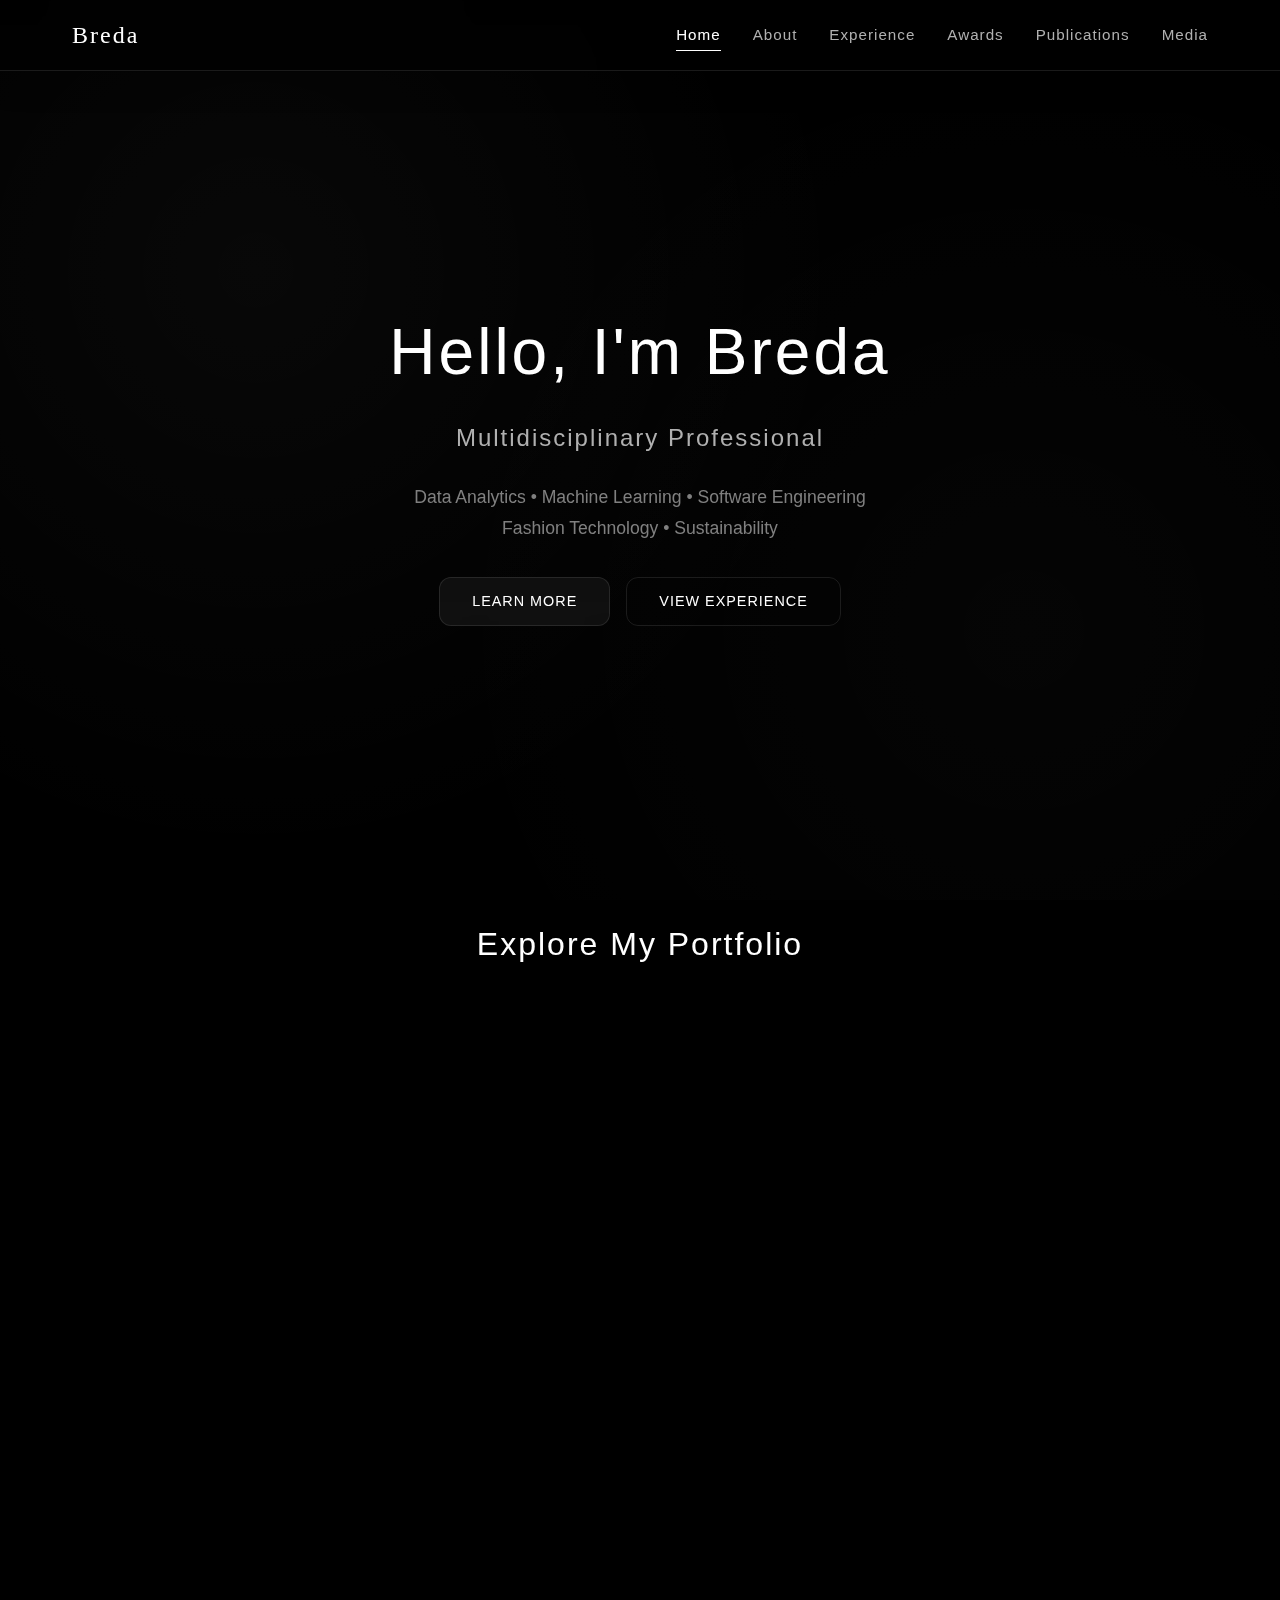
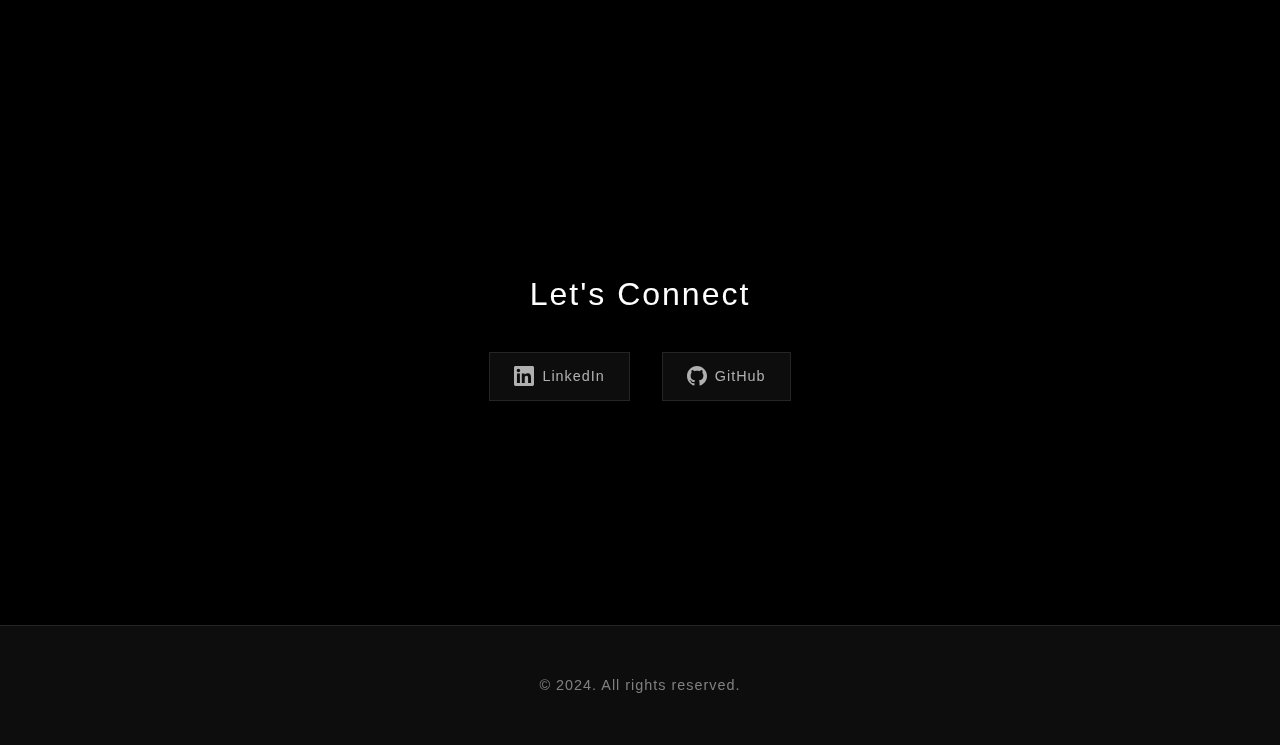
<file: index.html>
<!DOCTYPE html>
<html lang="en">
<head>
    <meta charset="UTF-8">
    <meta name="viewport" content="width=device-width, initial-scale=1.0">
    <title>Breda - Portfolio</title>
    <link rel="stylesheet" href="styles.css">
    <script src="script.js" defer></script>
</head>
<body>
    <nav class="navbar">
        <div class="nav-container">
            <div class="logo">
                <a href="index.html">Breda</a>
            </div>
            <ul class="nav-menu">
                <li><a href="index.html" class="active">Home</a></li>
                <li><a href="about.html">About</a></li>
                <li><a href="experience.html">Experience</a></li>
                <li><a href="awards.html">Awards</a></li>
                <li><a href="publications.html">Publications</a></li>
                <li><a href="media.html">Media</a></li>
            </ul>
        </div>
    </nav>

    <main class="main-content">
        <section class="hero-section">
            <div class="hero-content">
                <h1>Hello, I'm Breda</h1>
                <p class="hero-subtitle">Multidisciplinary Professional</p>
                <p class="hero-description">
                    Data Analytics • Machine Learning • Software Engineering<br>
                    Fashion Technology • Sustainability
                </p>
                <div class="hero-buttons">
                    <a href="about.html" class="btn btn-primary">Learn More</a>
                    <a href="experience.html" class="btn btn-secondary">View Experience</a>
                </div>
            </div>
        </section>

        <section class="quick-links">
            <h2>Explore My Portfolio</h2>
            <div class="links-grid">
                <a href="about.html" class="link-card" data-image="https://images.unsplash.com/photo-1522202176988-66273c2fd55f?w=800&q=80">
                    <div class="link-card-content">
                        <h3>About Me</h3>
                        <p>Learn about my background, skills, and interests</p>
                    </div>
                </a>
                <a href="experience.html" class="link-card" data-image="https://images.unsplash.com/photo-1454165804606-c3d57bc86b40?w=800&q=80">
                    <div class="link-card-content">
                        <h3>Experience</h3>
                        <p>Explore my professional journey and projects</p>
                    </div>
                </a>
                <a href="awards.html" class="link-card" data-image="https://images.unsplash.com/photo-1571019613454-1cb2f99b2d8b?w=800&q=80">
                    <div class="link-card-content">
                        <h3>Awards</h3>
                        <p>Recognition and achievements</p>
                    </div>
                </a>
                <a href="publications.html" class="link-card" data-image="https://images.unsplash.com/photo-1507003211169-0a1dd7228f2d?w=800&q=80">
                    <div class="link-card-content">
                        <h3>Publications</h3>
                        <p>Research papers and articles</p>
                    </div>
                </a>
                <a href="media.html" class="link-card" data-image="https://images.unsplash.com/photo-1451187580459-43490279c0fa?w=800&q=80">
                    <div class="link-card-content">
                        <h3>Media</h3>
                        <p>Featured articles, research highlights, and press</p>
                    </div>
                </a>
            </div>
        </section>

        <section class="connect-section">
            <h2>Let's Connect</h2>
            <div class="social-links">
                <a href="https://www.linkedin.com/in/breda-m-87276b1a3/" target="_blank" rel="noopener noreferrer" class="social-link linkedin">
                    <svg width="24" height="24" viewBox="0 0 24 24" fill="currentColor">
                        <path d="M20.447 20.452h-3.554v-5.569c0-1.328-.027-3.037-1.852-3.037-1.853 0-2.136 1.445-2.136 2.939v5.667H9.351V9h3.414v1.561h.046c.477-.9 1.637-1.85 3.37-1.85 3.601 0 4.267 2.37 4.267 5.455v6.286zM5.337 7.433c-1.144 0-2.063-.926-2.063-2.065 0-1.138.92-2.063 2.063-2.063 1.14 0 2.064.925 2.064 2.063 0 1.139-.925 2.065-2.064 2.065zm1.782 13.019H3.555V9h3.564v11.452zM22.225 0H1.771C.792 0 0 .774 0 1.729v20.542C0 23.227.792 24 1.771 24h20.451C23.2 24 24 23.227 24 22.271V1.729C24 .774 23.2 0 22.222 0h.003z"/>
                    </svg>
                    LinkedIn
                </a>
                <a href="https://github.com/bmwelu12" target="_blank" rel="noopener noreferrer" class="social-link github">
                    <svg width="24" height="24" viewBox="0 0 24 24" fill="currentColor">
                        <path d="M12 0c-6.626 0-12 5.373-12 12 0 5.302 3.438 9.8 8.207 11.387.599.111.793-.261.793-.577v-2.234c-3.338.726-4.033-1.416-4.033-1.416-.546-1.387-1.333-1.756-1.333-1.756-1.089-.745.083-.729.083-.729 1.205.084 1.839 1.237 1.839 1.237 1.07 1.834 2.807 1.304 3.492.997.107-.775.418-1.305.762-1.604-2.665-.305-5.467-1.334-5.467-5.931 0-1.311.469-2.381 1.236-3.221-.124-.303-.535-1.524.117-3.176 0 0 1.008-.322 3.301 1.23.957-.266 1.983-.399 3.003-.404 1.02.005 2.047.138 3.006.404 2.291-1.552 3.297-1.23 3.297-1.23.653 1.653.242 2.874.118 3.176.77.84 1.235 1.911 1.235 3.221 0 4.609-2.807 5.624-5.479 5.921.43.372.823 1.102.823 2.222v3.293c0 .319.192.694.801.576 4.765-1.589 8.199-6.086 8.199-11.386 0-6.627-5.373-12-12-12z"/>
                    </svg>
                    GitHub
                </a>
            </div>
        </section>
    </main>

    <footer class="footer">
        <p>&copy; 2024. All rights reserved.</p>
    </footer>
</body>
</html>
</file>
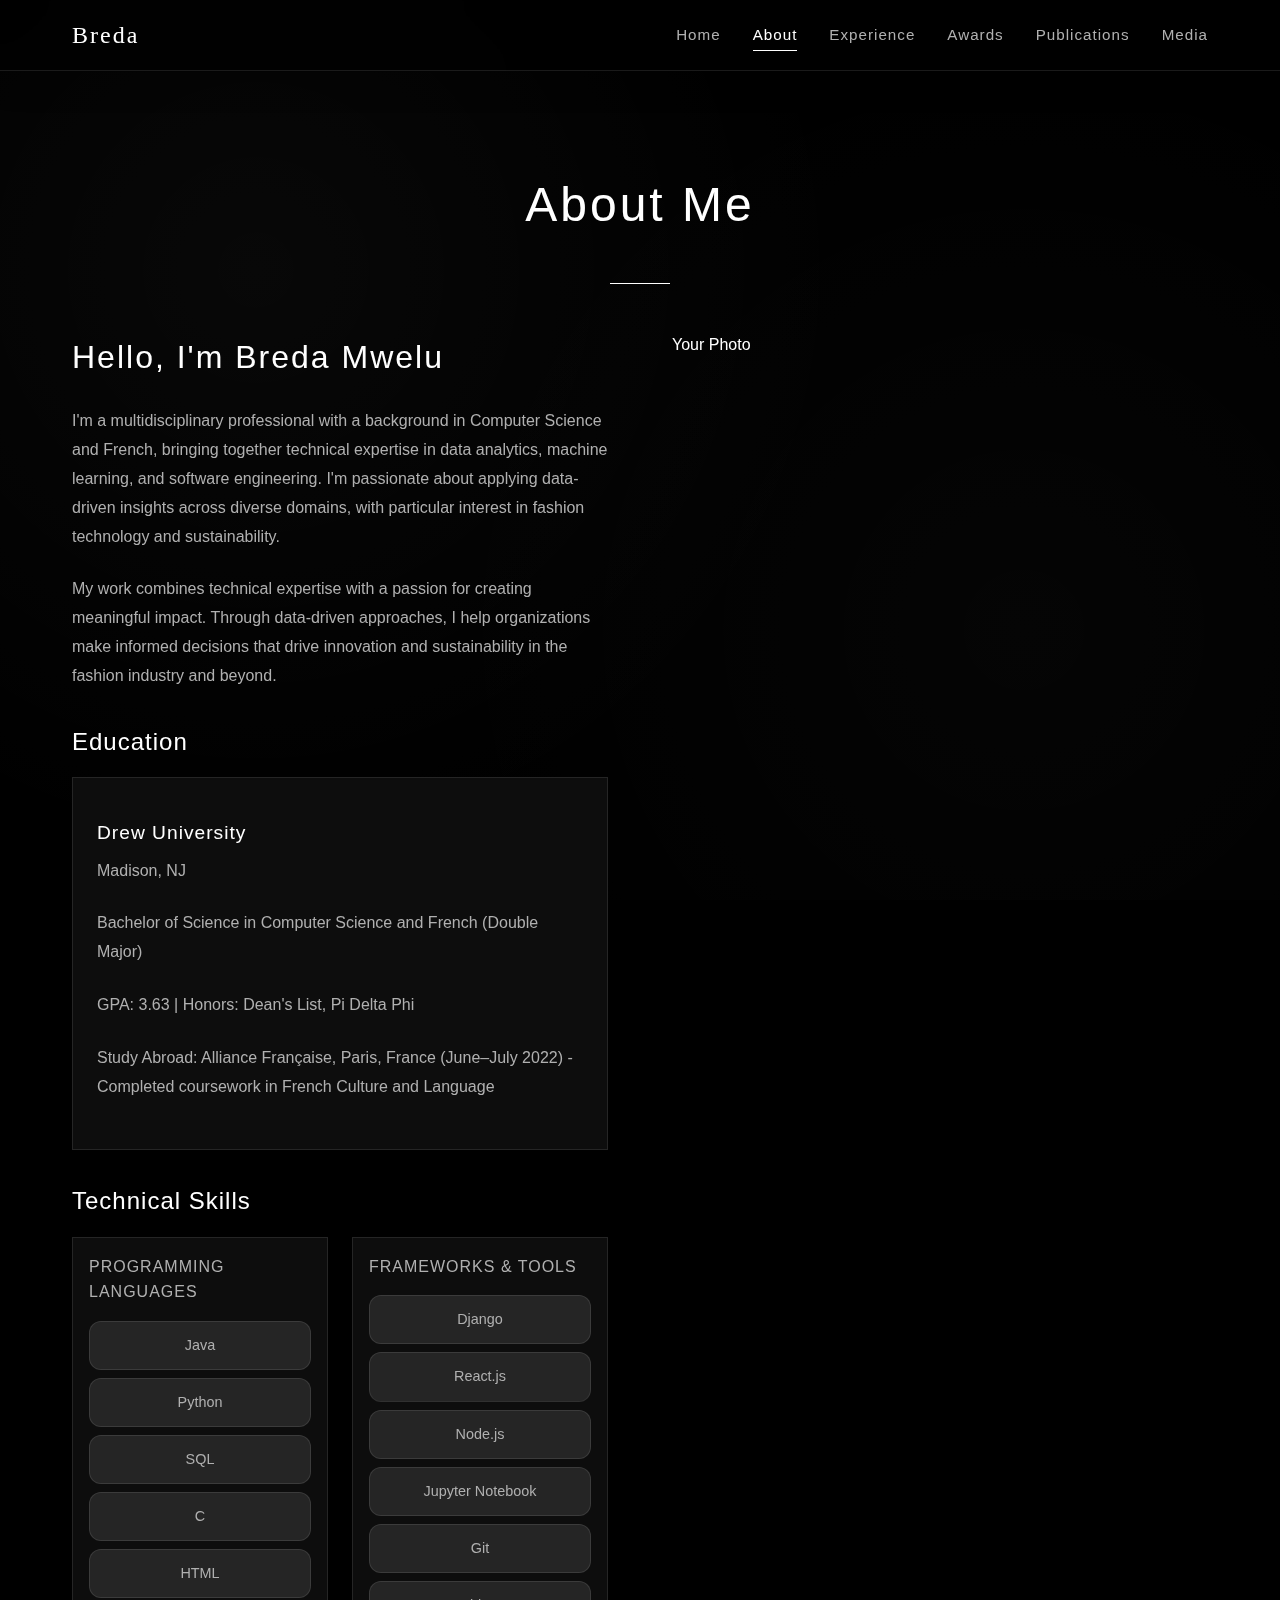
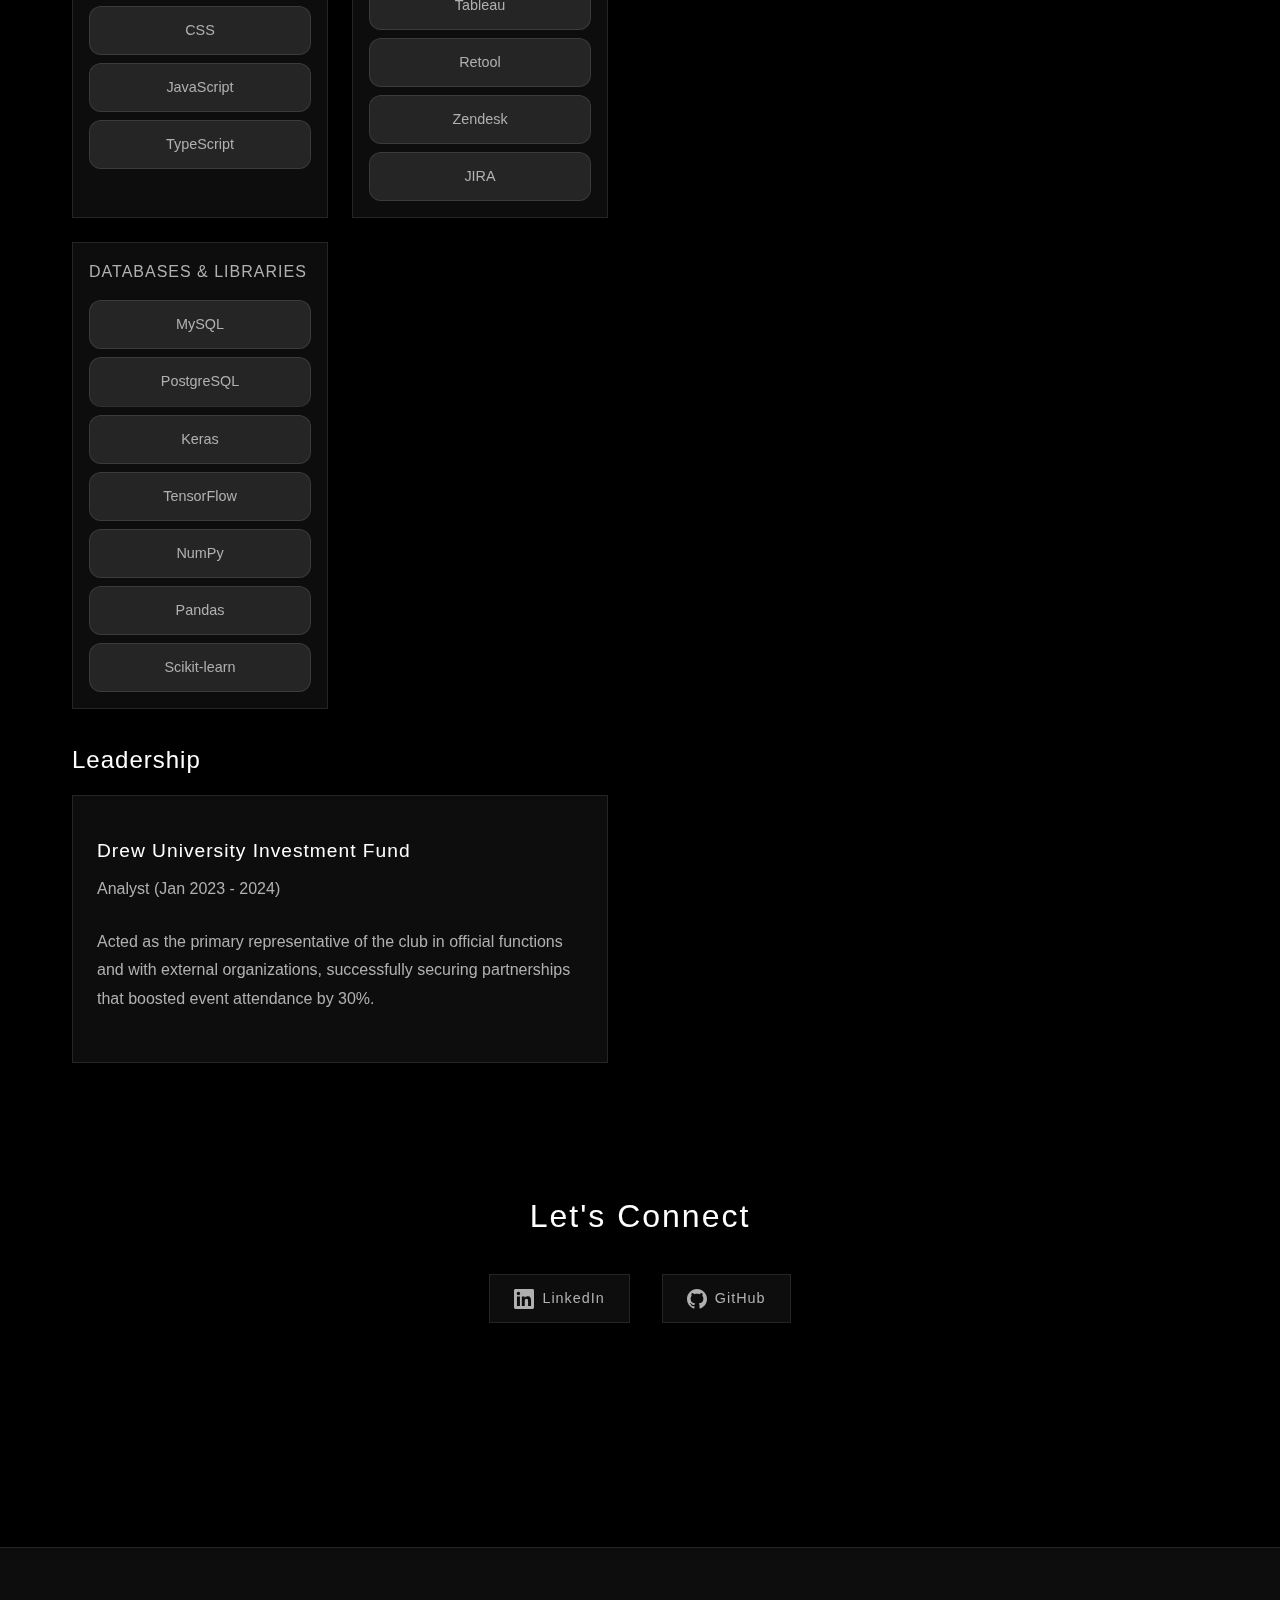
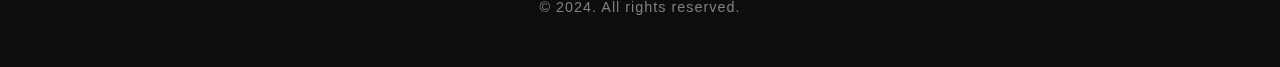
<file: about.html>
<!DOCTYPE html>
<html lang="en">
<head>
    <meta charset="UTF-8">
    <meta name="viewport" content="width=device-width, initial-scale=1.0">
    <title>About - Breda Mwelu</title>
    <link rel="stylesheet" href="styles.css">
    <script src="script.js" defer></script>
</head>
<body>
    <nav class="navbar">
        <div class="nav-container">
            <div class="logo">
                <a href="index.html">Breda</a>
            </div>
            <ul class="nav-menu">
                <li><a href="index.html">Home</a></li>
                <li><a href="about.html" class="active">About</a></li>
                <li><a href="experience.html">Experience</a></li>
                <li><a href="awards.html">Awards</a></li>
                <li><a href="publications.html">Publications</a></li>
                <li><a href="media.html">Media</a></li>
            </ul>
        </div>
    </nav>

    <main class="main-content">
        <section class="page-header">
            <h1>About Me</h1>
        </section>

        <section class="about-content">
            <div class="about-text">
                    <h2>Hello, I'm Breda Mwelu</h2>
                    <p>
                        I'm a multidisciplinary professional with a background in Computer Science and French, bringing together 
                        technical expertise in data analytics, machine learning, and software engineering. I'm passionate about 
                        applying data-driven insights across diverse domains, with particular interest in fashion technology 
                        and sustainability.
                    </p>
                    <p>
                        My work combines technical expertise with a passion for creating meaningful impact. Through data-driven 
                        approaches, I help organizations make informed decisions that drive innovation and sustainability in 
                        the fashion industry and beyond.
                    </p>
                    
                    <h3>Education</h3>
                    <div class="education-item">
                        <h4>Drew University</h4>
                        <p class="education-location">Madison, NJ</p>
                        <p class="education-degree">Bachelor of Science in Computer Science and French (Double Major)</p>
                        <p class="education-details">GPA: 3.63 | Honors: Dean's List, Pi Delta Phi</p>
                        <p class="education-study-abroad">Study Abroad: Alliance Française, Paris, France (June–July 2022) - Completed coursework in French Culture and Language</p>
                    </div>

                    <h3>Technical Skills</h3>
                    <div class="skills-categories">
                        <div class="skill-category">
                            <h5>Programming Languages</h5>
                            <ul class="skills-list">
                                <li>Java</li>
                                <li>Python</li>
                                <li>SQL</li>
                                <li>C</li>
                                <li>HTML</li>
                                <li>CSS</li>
                                <li>JavaScript</li>
                                <li>TypeScript</li>
                            </ul>
                        </div>
                        <div class="skill-category">
                            <h5>Frameworks & Tools</h5>
                            <ul class="skills-list">
                                <li>Django</li>
                                <li>React.js</li>
                                <li>Node.js</li>
                                <li>Jupyter Notebook</li>
                                <li>Git</li>
                                <li>Tableau</li>
                                <li>Retool</li>
                                <li>Zendesk</li>
                                <li>JIRA</li>
                            </ul>
                        </div>
                        <div class="skill-category">
                            <h5>Databases & Libraries</h5>
                            <ul class="skills-list">
                                <li>MySQL</li>
                                <li>PostgreSQL</li>
                                <li>Keras</li>
                                <li>TensorFlow</li>
                                <li>NumPy</li>
                                <li>Pandas</li>
                                <li>Scikit-learn</li>
                            </ul>
                        </div>
                    </div>

                    <h3>Leadership</h3>
                    <div class="leadership-item">
                        <h4>Drew University Investment Fund</h4>
                        <p class="leadership-role">Analyst (Jan 2023 - 2024)</p>
                        <p>Acted as the primary representative of the club in official functions and with external organizations, 
                        successfully securing partnerships that boosted event attendance by 30%.</p>
                    </div>
                </div>
                <div class="about-image">
                    <div class="placeholder-image">
                        <p>Your Photo</p>
                    </div>
                </div>
            </div>
        </section>

        <section class="connect-section">
            <h2>Let's Connect</h2>
            <div class="social-links">
                <a href="https://www.linkedin.com/in/breda-m-87276b1a3/" target="_blank" rel="noopener noreferrer" class="social-link linkedin">
                    <svg width="24" height="24" viewBox="0 0 24 24" fill="currentColor">
                        <path d="M20.447 20.452h-3.554v-5.569c0-1.328-.027-3.037-1.852-3.037-1.853 0-2.136 1.445-2.136 2.939v5.667H9.351V9h3.414v1.561h.046c.477-.9 1.637-1.85 3.37-1.85 3.601 0 4.267 2.37 4.267 5.455v6.286zM5.337 7.433c-1.144 0-2.063-.926-2.063-2.065 0-1.138.92-2.063 2.063-2.063 1.14 0 2.064.925 2.064 2.063 0 1.139-.925 2.065-2.064 2.065zm1.782 13.019H3.555V9h3.564v11.452zM22.225 0H1.771C.792 0 0 .774 0 1.729v20.542C0 23.227.792 24 1.771 24h20.451C23.2 24 24 23.227 24 22.271V1.729C24 .774 23.2 0 22.222 0h.003z"/>
                    </svg>
                    LinkedIn
                </a>
                <a href="https://github.com/bmwelu12" target="_blank" rel="noopener noreferrer" class="social-link github">
                    <svg width="24" height="24" viewBox="0 0 24 24" fill="currentColor">
                        <path d="M12 0c-6.626 0-12 5.373-12 12 0 5.302 3.438 9.8 8.207 11.387.599.111.793-.261.793-.577v-2.234c-3.338.726-4.033-1.416-4.033-1.416-.546-1.387-1.333-1.756-1.333-1.756-1.089-.745.083-.729.083-.729 1.205.084 1.839 1.237 1.839 1.237 1.07 1.834 2.807 1.304 3.492.997.107-.775.418-1.305.762-1.604-2.665-.305-5.467-1.334-5.467-5.931 0-1.311.469-2.381 1.236-3.221-.124-.303-.535-1.524.117-3.176 0 0 1.008-.322 3.301 1.23.957-.266 1.983-.399 3.003-.404 1.02.005 2.047.138 3.006.404 2.291-1.552 3.297-1.23 3.297-1.23.653 1.653.242 2.874.118 3.176.77.84 1.235 1.911 1.235 3.221 0 4.609-2.807 5.624-5.479 5.921.43.372.823 1.102.823 2.222v3.293c0 .319.192.694.801.576 4.765-1.589 8.199-6.086 8.199-11.386 0-6.627-5.373-12-12-12z"/>
                    </svg>
                    GitHub
                </a>
            </div>
        </section>
    </main>

    <footer class="footer">
        <p>&copy; 2024. All rights reserved.</p>
    </footer>
</body>
</html>
</file>
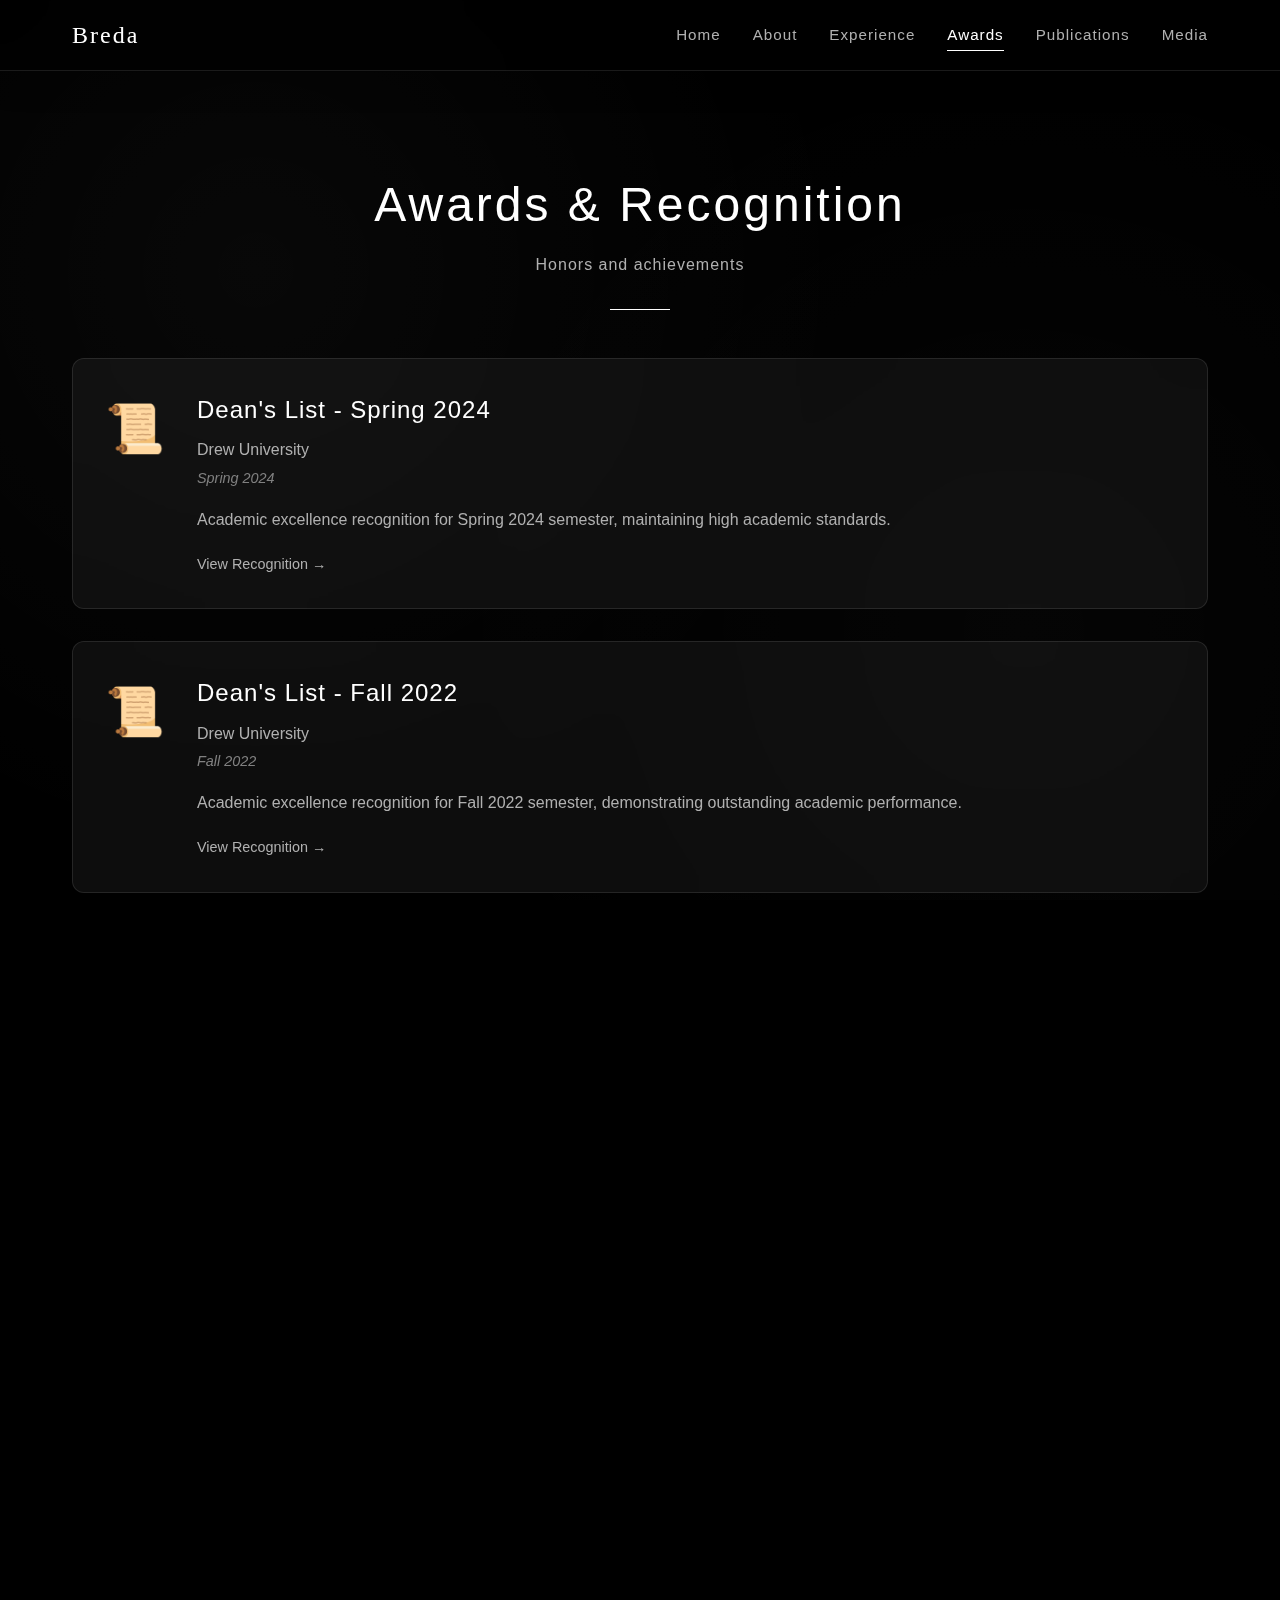
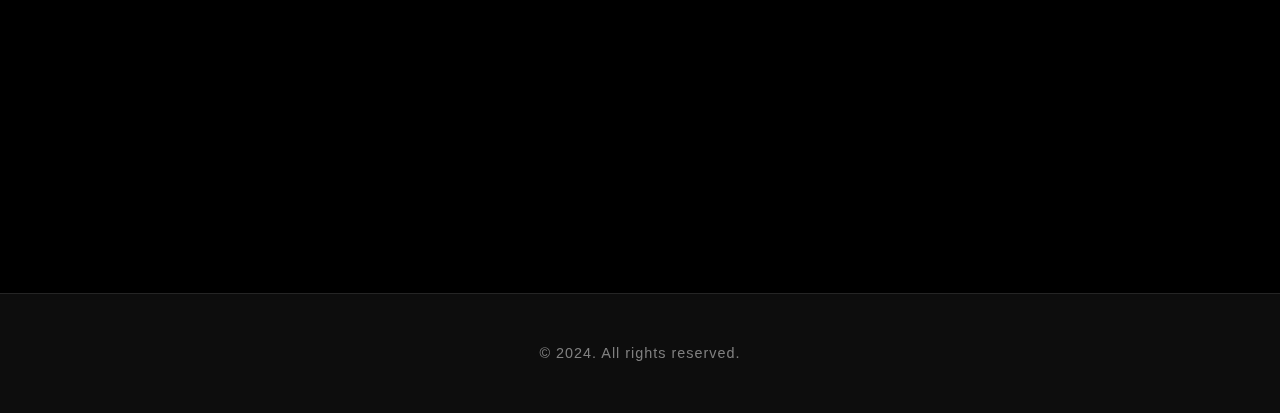
<file: awards.html>
<!DOCTYPE html>
<html lang="en">
<head>
    <meta charset="UTF-8">
    <meta name="viewport" content="width=device-width, initial-scale=1.0">
    <title>Awards - Breda</title>
    <link rel="stylesheet" href="styles.css">
    <script src="script.js" defer></script>
</head>
<body>
    <nav class="navbar">
        <div class="nav-container">
            <div class="logo">
                <a href="index.html">Breda</a>
            </div>
            <ul class="nav-menu">
                <li><a href="index.html">Home</a></li>
                <li><a href="about.html">About</a></li>
                <li><a href="experience.html">Experience</a></li>
                <li><a href="awards.html" class="active">Awards</a></li>
                <li><a href="publications.html">Publications</a></li>
                <li><a href="media.html">Media</a></li>
            </ul>
        </div>
    </nav>

    <main class="main-content">
        <section class="page-header">
            <h1>Awards & Recognition</h1>
            <p class="page-subtitle">Honors and achievements</p>
        </section>

        <section class="awards-content">
            <div class="awards-list">
                <div class="award-item">
                    <div class="award-icon">📜</div>
                    <div class="award-details">
                        <h3>Dean's List - Spring 2024</h3>
                        <h4>Drew University</h4>
                        <p class="award-date">Spring 2024</p>
                        <p class="award-description">
                            Academic excellence recognition for Spring 2024 semester, maintaining high academic standards.
                        </p>
                        <a href="https://drew.edu/2024/07/01/drew-university-spring-2024-deans-list/" class="award-link" target="_blank" rel="noopener noreferrer">View Recognition →</a>
                    </div>
                </div>

                <div class="award-item">
                    <div class="award-icon">📜</div>
                    <div class="award-details">
                        <h3>Dean's List - Fall 2022</h3>
                        <h4>Drew University</h4>
                        <p class="award-date">Fall 2022</p>
                        <p class="award-description">
                            Academic excellence recognition for Fall 2022 semester, demonstrating outstanding academic performance.
                        </p>
                        <a href="https://drew.edu/2023/01/24/drew-university-fall-2022-deans-list/" class="award-link" target="_blank" rel="noopener noreferrer">View Recognition →</a>
                    </div>
                </div>

                <div class="award-item">
                    <div class="award-icon">⭐</div>
                    <div class="award-details">
                        <h3>Top Learners Recognition</h3>
                        <h4>Wavumbuzi Africa</h4>
                        <p class="award-date">2019</p>
                        <p class="award-description">
                            Recognized as a top learner in academic achievement, showcasing dedication to excellence in education.
                        </p>
                        <a href="https://wavumbuzi.africa/top-learners-in-top-10-counties/2019/07/25/" class="award-link" target="_blank" rel="noopener noreferrer">Read Article →</a>
                    </div>
                </div>

                <div class="award-item">
                    <div class="award-icon">🏆</div>
                    <div class="award-details">
                        <h3>Community Leaders Recognition</h3>
                        <h4>Drew University</h4>
                        <p class="award-date">2024</p>
                        <p class="award-description">
                            Recognized as a community leader at Drew University for outstanding contributions to campus community.
                        </p>
                        <a href="https://drew.edu/2024/04/19/drew-university-celebrates-community-leaders/" class="award-link" target="_blank" rel="noopener noreferrer">Read Article →</a>
                    </div>
                </div>

                <div class="award-item">
                    <div class="award-icon">🎖️</div>
                    <div class="award-details">
                        <h3>Pi Delta Phi</h3>
                        <h4>Drew University</h4>
                        <p class="award-date">Honor Society</p>
                        <p class="award-description">
                            Inducted into Pi Delta Phi, the National French Honor Society, recognizing excellence in French language and culture studies.
                        </p>
                    </div>
                </div>
            </div>
        </section>
    </main>

    <footer class="footer">
        <p>&copy; 2024. All rights reserved.</p>
    </footer>
</body>
</html>
</file>
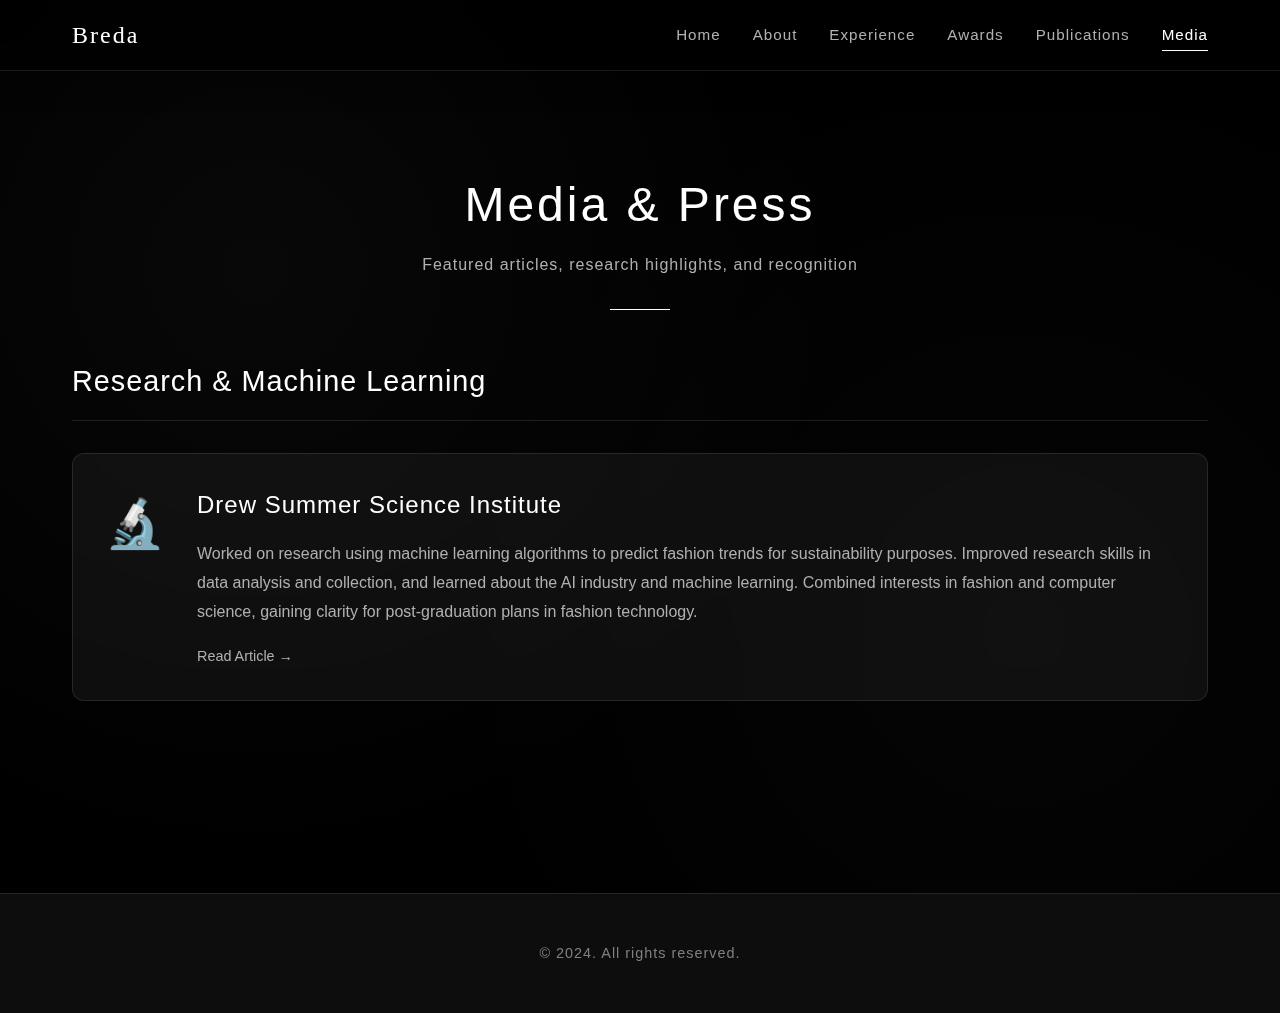
<file: media.html>
<!DOCTYPE html>
<html lang="en">
<head>
    <meta charset="UTF-8">
    <meta name="viewport" content="width=device-width, initial-scale=1.0">
    <title>Media - Breda</title>
    <link rel="stylesheet" href="styles.css">
    <script src="script.js" defer></script>
</head>
<body>
    <nav class="navbar">
        <div class="nav-container">
            <div class="logo">
                <a href="index.html">Breda</a>
            </div>
            <ul class="nav-menu">
                <li><a href="index.html">Home</a></li>
                <li><a href="about.html">About</a></li>
                <li><a href="experience.html">Experience</a></li>
                <li><a href="awards.html">Awards</a></li>
                <li><a href="publications.html">Publications</a></li>
                <li><a href="media.html" class="active">Media</a></li>
            </ul>
        </div>
    </nav>

    <main class="main-content">
        <section class="page-header">
            <h1>Media & Press</h1>
            <p class="page-subtitle">Featured articles, research highlights, and recognition</p>
        </section>

        <section class="media-content">
            <!-- Research & Machine Learning -->
            <div class="media-section">
                <h2>Research & Machine Learning</h2>
                <div class="media-list">
                    <div class="media-item">
                        <div class="media-icon">🔬</div>
                        <div class="media-details">
                            <h3>Drew Summer Science Institute</h3>
                            <p class="media-description">
                                Worked on research using machine learning algorithms to predict fashion trends for sustainability purposes. 
                                Improved research skills in data analysis and collection, and learned about the AI industry and machine learning. 
                                Combined interests in fashion and computer science, gaining clarity for post-graduation plans in fashion technology.
                            </p>
                            <a href="https://drew.edu/2023/08/15/drew-university-students-gain-skills-experience-in-the-drew-summer-science-institute/" 
                               target="_blank" rel="noopener noreferrer" class="media-link">
                                Read Article →
                            </a>
                        </div>
                    </div>
                </div>
            </div>


        </section>
    </main>

    <footer class="footer">
        <p>&copy; 2024. All rights reserved.</p>
    </footer>
</body>
</html>
</file>
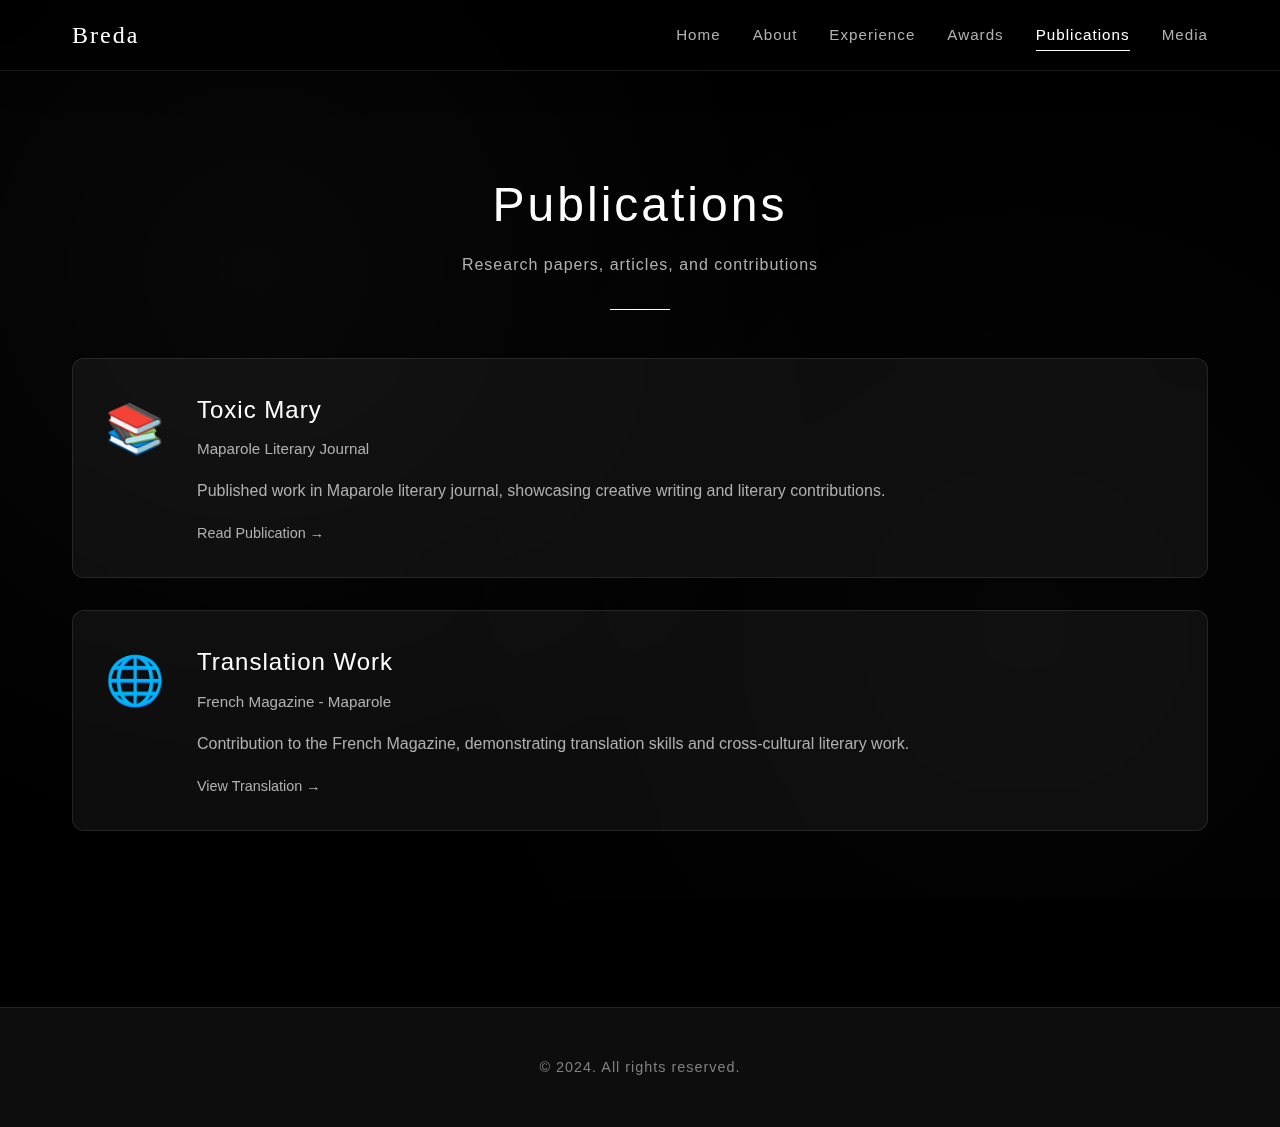
<file: publications.html>
<!DOCTYPE html>
<html lang="en">
<head>
    <meta charset="UTF-8">
    <meta name="viewport" content="width=device-width, initial-scale=1.0">
    <title>Publications - Breda</title>
    <link rel="stylesheet" href="styles.css">
    <script src="script.js" defer></script>
</head>
<body>
    <nav class="navbar">
        <div class="nav-container">
            <div class="logo">
                <a href="index.html">Breda</a>
            </div>
            <ul class="nav-menu">
                <li><a href="index.html">Home</a></li>
                <li><a href="about.html">About</a></li>
                <li><a href="experience.html">Experience</a></li>
                <li><a href="awards.html">Awards</a></li>
                <li><a href="publications.html" class="active">Publications</a></li>
                <li><a href="media.html">Media</a></li>
            </ul>
        </div>
    </nav>

    <main class="main-content">
        <section class="page-header">
            <h1>Publications</h1>
            <p class="page-subtitle">Research papers, articles, and contributions</p>
        </section>

        <section class="publications-content">
            <div class="publications-list">
                <div class="publication-item">
                    <div class="publication-icon">📚</div>
                    <div class="publication-details">
                        <h3>Toxic Mary</h3>
                        <p class="publication-venue">Maparole Literary Journal</p>
                        <p class="publication-description">
                            Published work in Maparole literary journal, showcasing creative writing and literary contributions.
                        </p>
                        <div class="publication-links">
                            <a href="https://maparole.org/volumes/volume-vi/toxic-mary/" class="publication-link" target="_blank" rel="noopener noreferrer">Read Publication →</a>
                        </div>
                    </div>
                </div>

                <div class="publication-item">
                    <div class="publication-icon">🌐</div>
                    <div class="publication-details">
                        <h3>Translation Work</h3>
                        <p class="publication-venue">French Magazine - Maparole</p>
                        <p class="publication-description">
                            Contribution to the French Magazine, demonstrating translation skills and cross-cultural literary work.
                        </p>
                        <div class="publication-links">
                            <a href="https://translation.maparole.org/uncategorized/22/" class="publication-link" target="_blank" rel="noopener noreferrer">View Translation →</a>
                        </div>
                    </div>
                </div>
            </div>
        </section>
    </main>

    <footer class="footer">
        <p>&copy; 2024. All rights reserved.</p>
    </footer>
</body>
</html>
</file>
<file: styles.css>
/* Reset and Base Styles */
* {
    margin: 0;
    padding: 0;
    box-sizing: border-box;
}

html {
    overflow-y: auto;
    overflow-x: hidden;
    height: 100%;
}

:root {
    --primary-color: #000000;
    --secondary-color: #1a1a1a;
    --accent-color: #ffffff;
    --text-color: #ffffff;
    --text-light: #b0b0b0;
    --text-muted: #808080;
    --bg-color: #000000;
    --bg-light: #0a0a0a;
    --border-color: rgba(255, 255, 255, 0.1);
    --glass-bg: rgba(255, 255, 255, 0.05);
    --glass-border: rgba(255, 255, 255, 0.1);
    --shadow: 0 8px 32px rgba(0, 0, 0, 0.3);
    --shadow-hover: 0 12px 48px rgba(0, 0, 0, 0.4);
    --blur-amount: 20px;
}

body {
    font-family: -apple-system, BlinkMacSystemFont, 'Segoe UI', Roboto, 'Helvetica Neue', Arial, sans-serif;
    line-height: 1.6;
    color: var(--text-color);
    background: var(--bg-color);
    background-attachment: fixed;
    scroll-behavior: smooth;
    overflow-x: hidden;
    overflow-y: auto;
    position: relative;
    min-height: 100vh;
    height: auto;
}

body::before {
    content: '';
    position: fixed;
    top: 0;
    left: 0;
    width: 100%;
    height: 100%;
    background: 
        radial-gradient(circle at 20% 30%, rgba(255, 255, 255, 0.03) 0%, transparent 50%),
        radial-gradient(circle at 80% 70%, rgba(255, 255, 255, 0.02) 0%, transparent 50%);
    pointer-events: none;
    z-index: 0;
}

/* Blur overlay for inactive sections */
body.blur-active {
    /* Removed overflow: hidden to allow scrolling */
}

.blur-overlay {
    position: fixed;
    top: 0;
    left: 0;
    width: 100%;
    height: 100%;
    background: rgba(0, 0, 0, 0.5);
    backdrop-filter: blur(var(--blur-amount));
    -webkit-backdrop-filter: blur(var(--blur-amount));
    z-index: 999;
    opacity: 0;
    pointer-events: none;
    transition: opacity 0.3s ease;
}

.blur-overlay.active {
    opacity: 1;
    pointer-events: all;
}

/* Navigation */
.navbar {
    background: rgba(0, 0, 0, 0.7);
    backdrop-filter: blur(var(--blur-amount));
    -webkit-backdrop-filter: blur(var(--blur-amount));
    border-bottom: 1px solid var(--border-color);
    box-shadow: var(--shadow);
    position: sticky;
    top: 0;
    z-index: 1000;
    padding: 1rem 0;
    transition: all 0.3s ease;
}

.nav-container {
    max-width: 1200px;
    margin: 0 auto;
    padding: 0 2rem;
    display: flex;
    justify-content: space-between;
    align-items: center;
}

.logo a {
    font-size: 1.5rem;
    font-weight: 300;
    color: var(--text-color);
    text-decoration: none;
    transition: all 0.3s ease;
    letter-spacing: 2px;
    font-family: 'Georgia', serif;
}

.logo a:hover {
    opacity: 0.7;
}

.nav-menu {
    display: flex;
    list-style: none;
    gap: 2rem;
}

.nav-menu a {
    color: var(--text-light);
    text-decoration: none;
    font-weight: 300;
    font-size: 0.95rem;
    letter-spacing: 1px;
    transition: all 0.3s ease;
    position: relative;
    padding: 0.5rem 0;
}

.nav-menu a::after {
    content: '';
    position: absolute;
    bottom: 0;
    left: 0;
    width: 0;
    height: 1px;
    background: var(--text-color);
    transition: width 0.3s ease;
}

.nav-menu a:hover,
.nav-menu a.active {
    color: var(--text-color);
}

.nav-menu a:hover::after,
.nav-menu a.active::after {
    width: 100%;
}

/* Main Content */
.main-content {
    position: relative;
    z-index: 1;
    max-width: 1200px;
    margin: 0 auto;
    padding: 2rem;
    min-height: calc(100vh - 200px);
    overflow-y: visible;
}

/* Hero Section */
.hero-section {
    min-height: 80vh;
    display: flex;
    align-items: center;
    justify-content: center;
    text-align: center;
    padding: 4rem 0;
    position: relative;
}

.hero-content h1 {
    font-size: 4rem;
    font-weight: 300;
    margin-bottom: 1rem;
    color: var(--text-color);
    letter-spacing: 3px;
    animation: fadeInUp 1s ease-out;
}

.hero-subtitle {
    font-size: 1.5rem;
    color: var(--text-light);
    margin-bottom: 1.5rem;
    font-weight: 300;
    letter-spacing: 2px;
}

.hero-description {
    font-size: 1.1rem;
    color: var(--text-muted);
    margin-bottom: 2rem;
    line-height: 1.8;
    max-width: 600px;
    margin-left: auto;
    margin-right: auto;
}

.hero-buttons {
    display: flex;
    gap: 1rem;
    justify-content: center;
    flex-wrap: wrap;
}

/* Buttons */
.btn {
    padding: 0.75rem 2rem;
    border-radius: 12px;
    text-decoration: none;
    font-weight: 300;
    letter-spacing: 1px;
    transition: all 0.3s ease;
    border: 1px solid var(--border-color);
    display: inline-block;
    font-size: 0.9rem;
    text-transform: uppercase;
}

.btn-primary {
    background: var(--glass-bg);
    backdrop-filter: blur(10px);
    -webkit-backdrop-filter: blur(10px);
    color: var(--text-color);
    border-color: var(--border-color);
}

.btn-primary:hover {
    background: rgba(255, 255, 255, 0.1);
    border-color: var(--text-color);
    transform: translateY(-2px);
}

.btn-secondary {
    background-color: transparent;
    color: var(--text-color);
    border-color: var(--border-color);
}

.btn-secondary:hover {
    background: var(--glass-bg);
    backdrop-filter: blur(10px);
    -webkit-backdrop-filter: blur(10px);
    transform: translateY(-2px);
}

/* Page Header */
.page-header {
    text-align: center;
    margin: 4rem 0 3rem;
    position: relative;
    padding-bottom: 2rem;
}

.page-header::after {
    content: '';
    position: absolute;
    bottom: 0;
    left: 50%;
    transform: translateX(-50%);
    width: 60px;
    height: 1px;
    background: var(--text-color);
}

.page-header h1 {
    font-size: 3rem;
    font-weight: 300;
    color: var(--text-color);
    margin-bottom: 0.5rem;
    letter-spacing: 3px;
}

.page-subtitle {
    color: var(--text-light);
    font-size: 1rem;
    font-weight: 300;
    letter-spacing: 1px;
}

/* Quick Links Section */
.quick-links {
    margin: 6rem 0;
}

.quick-links h2 {
    font-size: 2rem;
    font-weight: 300;
    color: var(--text-color);
    margin-bottom: 3rem;
    text-align: center;
    letter-spacing: 2px;
}

.links-grid {
    display: grid;
    grid-template-columns: repeat(auto-fit, minmax(300px, 1fr));
    gap: 2rem;
}

.link-card {
    background: var(--glass-bg);
    backdrop-filter: blur(var(--blur-amount));
    -webkit-backdrop-filter: blur(var(--blur-amount));
    border: 1px solid var(--glass-border);
    padding: 0;
    border-radius: 12px;
    text-decoration: none;
    color: var(--text-color);
    transition: all 0.4s ease;
    position: relative;
    overflow: hidden;
    box-shadow: var(--shadow);
    cursor: pointer;
}

.link-card::before {
    content: '';
    position: absolute;
    top: 0;
    left: 0;
    width: 100%;
    height: 200px;
    background: var(--bg-light);
    background-size: cover;
    background-position: center;
    opacity: 0.4;
    transition: opacity 0.4s ease;
    z-index: 0;
}


.link-card:hover::before {
    opacity: 0.6;
}

.link-card-content {
    position: relative;
    z-index: 1;
    padding: 2rem;
    margin-top: 200px;
    background: linear-gradient(to bottom, transparent, var(--glass-bg));
}

.link-card h3 {
    color: var(--text-color);
    margin-bottom: 0.5rem;
    font-weight: 300;
    font-size: 1.5rem;
    letter-spacing: 1px;
}

.link-card p {
    color: var(--text-light);
    font-size: 0.95rem;
    line-height: 1.6;
}

.link-card:hover {
    transform: translateY(-4px);
    box-shadow: var(--shadow-hover);
    border-color: rgba(255, 255, 255, 0.2);
}

/* About Section */
.about-content {
    display: grid;
    grid-template-columns: 1fr 1fr;
    gap: 4rem;
    margin: 3rem 0;
}

.about-text {
    color: var(--text-light);
}

.about-text h2 {
    color: var(--text-color);
    margin-bottom: 1.5rem;
    font-weight: 300;
    font-size: 2rem;
    letter-spacing: 2px;
}

.about-text p {
    margin-bottom: 1.5rem;
    color: var(--text-light);
    line-height: 1.8;
    font-size: 1rem;
}

.about-text h3 {
    color: var(--text-color);
    margin-top: 2rem;
    margin-bottom: 1rem;
    font-weight: 300;
    font-size: 1.5rem;
    letter-spacing: 1px;
}

.about-text h4 {
    color: var(--text-color);
    margin-top: 1rem;
    margin-bottom: 0.5rem;
    font-weight: 300;
    font-size: 1.2rem;
    letter-spacing: 1px;
}

.about-text h5 {
    color: var(--text-light);
    margin-top: 1rem;
    margin-bottom: 0.75rem;
    font-weight: 300;
    font-size: 1rem;
    letter-spacing: 1px;
    text-transform: uppercase;
}

.education-item,
.leadership-item {
    margin-bottom: 2rem;
    padding: 1.5rem;
    background: var(--glass-bg);
    backdrop-filter: blur(10px);
    -webkit-backdrop-filter: blur(10px);
    border: 1px solid var(--glass-border);
}

.education-location,
.education-degree,
.education-details,
.education-study-abroad,
.leadership-role {
    color: var(--text-light);
    margin-bottom: 0.5rem;
    font-size: 0.95rem;
}

.education-degree {
    font-weight: 400;
    color: var(--text-color);
}

.skills-categories {
    display: grid;
    grid-template-columns: repeat(auto-fit, minmax(250px, 1fr));
    gap: 1.5rem;
    margin-top: 1rem;
}

.skill-category {
    padding: 1rem;
    background: var(--glass-bg);
    backdrop-filter: blur(10px);
    -webkit-backdrop-filter: blur(10px);
    border: 1px solid var(--glass-border);
}

.skill-category h5 {
    margin-top: 0;
    margin-bottom: 0.75rem;
}

.skills-list {
    display: grid;
    grid-template-columns: repeat(auto-fit, minmax(200px, 1fr));
    gap: 0.5rem;
    list-style: none;
    margin-top: 1rem;
}

.skills-list li {
    padding: 0.75rem 1rem;
    background: var(--glass-bg);
    backdrop-filter: blur(10px);
    -webkit-backdrop-filter: blur(10px);
    border: 1px solid var(--glass-border);
    border-radius: 12px;
    color: var(--text-light);
    transition: all 0.3s ease;
    text-align: center;
    font-size: 0.9rem;
}

.skills-list li:hover {
    background: rgba(255, 255, 255, 0.1);
    border-color: rgba(255, 255, 255, 0.2);
    transform: translateY(-2px);
}

/* Experience Section */
.experience-content {
    margin: 3rem 0;
}

.experience-item {
    display: grid;
    grid-template-columns: 150px 1fr;
    gap: 3rem;
    margin-bottom: 4rem;
    position: relative;
    padding-left: 2rem;
    padding: 2rem;
    background: var(--glass-bg);
    backdrop-filter: blur(var(--blur-amount));
    -webkit-backdrop-filter: blur(var(--blur-amount));
    border: 1px solid var(--glass-border);
    transition: all 0.3s ease;
    cursor: pointer;
}

.experience-item:hover {
    border-color: rgba(255, 255, 255, 0.2);
    transform: translateX(5px);
}

.experience-item::before {
    content: '';
    position: absolute;
    left: 0;
    top: 0;
    width: 2px;
    height: 100%;
    background: var(--text-color);
}

.experience-date {
    text-align: left;
}

.date-year {
    font-size: 1.2rem;
    font-weight: 300;
    color: var(--text-color);
    letter-spacing: 1px;
    display: block;
    margin-bottom: 0.25rem;
}

.date-range {
    font-size: 0.9rem;
    font-weight: 300;
    color: var(--text-muted);
    letter-spacing: 0.5px;
    display: block;
}

.experience-header {
    display: flex;
    align-items: flex-start;
    gap: 1rem;
    margin-bottom: 1rem;
}

.experience-logo {
    width: 60px;
    height: 60px;
    flex-shrink: 0;
    background: var(--glass-bg);
    backdrop-filter: blur(10px);
    -webkit-backdrop-filter: blur(10px);
    border: 1px solid var(--glass-border);
    border-radius: 12px;
    display: flex;
    align-items: center;
    justify-content: center;
    padding: 0.5rem;
}

.experience-logo img {
    width: 100%;
    height: 100%;
    object-fit: contain;
    border-radius: 8px;
}

.experience-details h3 {
    color: var(--text-color);
    margin-bottom: 0.5rem;
    font-weight: 300;
    font-size: 1.5rem;
    letter-spacing: 1px;
}

.experience-details h4 {
    color: var(--text-light);
    margin-bottom: 0.25rem;
    font-weight: 300;
    font-size: 1.1rem;
}

.experience-location {
    color: var(--text-muted);
    font-style: italic;
    margin-bottom: 1rem;
    font-size: 0.9rem;
}

.experience-description {
    color: var(--text-light);
    margin-bottom: 1.5rem;
    line-height: 1.8;
}

.experience-achievements,
.experience-skills {
    margin-top: 1.5rem;
}

.experience-achievements h5,
.experience-skills h5 {
    color: var(--text-color);
    font-weight: 300;
    font-size: 1rem;
    margin-bottom: 0.75rem;
    letter-spacing: 1px;
    text-transform: uppercase;
}

.experience-achievements ul,
.experience-skills ul {
    list-style: none;
    padding: 0;
    margin: 0;
}

.experience-achievements li,
.experience-skills li {
    color: var(--text-light);
    margin-bottom: 0.5rem;
    padding-left: 1.5rem;
    position: relative;
    line-height: 1.6;
    font-size: 0.95rem;
}

.experience-achievements li::before,
.experience-skills li::before {
    content: '—';
    position: absolute;
    left: 0;
    color: var(--text-muted);
}

/* Projects Section */
.projects-grid {
    display: grid;
    grid-template-columns: repeat(auto-fit, minmax(350px, 1fr));
    gap: 2rem;
    margin: 3rem 0;
}

.project-card {
    background: var(--glass-bg);
    backdrop-filter: blur(var(--blur-amount));
    -webkit-backdrop-filter: blur(var(--blur-amount));
    border: 1px solid var(--glass-border);
    padding: 2rem;
    border-radius: 12px;
    transition: all 0.4s ease;
    position: relative;
    overflow: hidden;
    box-shadow: var(--shadow);
    cursor: pointer;
}

.project-card:hover {
    transform: translateY(-4px);
    box-shadow: var(--shadow-hover);
    border-color: rgba(255, 255, 255, 0.2);
}

.project-card h3 {
    color: var(--text-color);
    margin-bottom: 1rem;
    font-weight: 300;
    font-size: 1.5rem;
    letter-spacing: 1px;
}

.project-card p {
    color: var(--text-light);
    margin-bottom: 1.5rem;
    line-height: 1.8;
}

.project-links {
    display: flex;
    gap: 1rem;
}

.project-link {
    color: var(--text-light);
    text-decoration: none;
    font-weight: 300;
    transition: all 0.3s ease;
    position: relative;
    font-size: 0.9rem;
}

.project-link::after {
    content: '';
    position: absolute;
    bottom: -2px;
    left: 0;
    width: 0;
    height: 1px;
    background: var(--text-color);
    transition: width 0.3s ease;
}

.project-link:hover {
    color: var(--text-color);
}

.project-link:hover::after {
    width: 100%;
}

/* Awards Section */
.awards-content {
    margin: 3rem 0;
}

.awards-list {
    display: flex;
    flex-direction: column;
    gap: 2rem;
}

.award-item {
    display: flex;
    gap: 2rem;
    padding: 2rem;
    background: var(--glass-bg);
    backdrop-filter: blur(var(--blur-amount));
    -webkit-backdrop-filter: blur(var(--blur-amount));
    border: 1px solid var(--glass-border);
    border-radius: 12px;
    transition: all 0.3s ease;
    cursor: pointer;
}

.award-item:hover {
    transform: translateX(5px);
    border-color: rgba(255, 255, 255, 0.2);
}

.award-icon {
    font-size: 3rem;
    flex-shrink: 0;
    color: var(--text-light);
}

.award-details h3 {
    color: var(--text-color);
    margin-bottom: 0.5rem;
    font-weight: 300;
    font-size: 1.5rem;
    letter-spacing: 1px;
}

.award-details h4 {
    color: var(--text-light);
    margin-bottom: 0.25rem;
    font-weight: 300;
}

.award-date {
    color: var(--text-muted);
    font-style: italic;
    margin-bottom: 1rem;
    font-size: 0.9rem;
}

.award-description {
    color: var(--text-light);
    margin-bottom: 1rem;
    line-height: 1.8;
}

.award-link {
    color: var(--text-light);
    text-decoration: none;
    font-weight: 300;
    transition: color 0.3s ease;
    font-size: 0.9rem;
}

.award-link:hover {
    color: var(--text-color);
}

/* Publications Section */
.publications-content {
    margin: 3rem 0;
}

.publications-list {
    display: flex;
    flex-direction: column;
    gap: 2rem;
}

.publication-item {
    display: flex;
    gap: 2rem;
    padding: 2rem;
    background: var(--glass-bg);
    backdrop-filter: blur(var(--blur-amount));
    -webkit-backdrop-filter: blur(var(--blur-amount));
    border: 1px solid var(--glass-border);
    border-radius: 12px;
    transition: all 0.3s ease;
    cursor: pointer;
}

.publication-item:hover {
    transform: translateX(5px);
    border-color: rgba(255, 255, 255, 0.2);
}

.publication-icon {
    font-size: 3rem;
    flex-shrink: 0;
    color: var(--text-light);
}

.publication-details h3 {
    color: var(--text-color);
    margin-bottom: 0.5rem;
    font-weight: 300;
    font-size: 1.5rem;
    letter-spacing: 1px;
}

.publication-authors,
.publication-venue,
.publication-date {
    color: var(--text-light);
    margin-bottom: 0.5rem;
    font-size: 0.95rem;
}

.publication-description {
    color: var(--text-light);
    margin: 1rem 0;
    line-height: 1.8;
}

.publication-links {
    display: flex;
    gap: 1rem;
    flex-wrap: wrap;
}

.publication-link {
    color: var(--text-light);
    text-decoration: none;
    font-weight: 300;
    transition: color 0.3s ease;
    font-size: 0.9rem;
}

.publication-link:hover {
    color: var(--text-color);
}

/* Media Section */
.media-content {
    margin: 3rem 0;
}

.media-section {
    margin-bottom: 4rem;
}

.media-section h2 {
    color: var(--text-color);
    font-weight: 300;
    font-size: 1.8rem;
    letter-spacing: 1px;
    margin-bottom: 2rem;
    padding-bottom: 1rem;
    border-bottom: 1px solid var(--glass-border);
}

.media-list {
    display: flex;
    flex-direction: column;
    gap: 2rem;
}

.media-item {
    display: flex;
    gap: 2rem;
    padding: 2rem;
    background: var(--glass-bg);
    backdrop-filter: blur(var(--blur-amount));
    -webkit-backdrop-filter: blur(var(--blur-amount));
    border: 1px solid var(--glass-border);
    border-radius: 12px;
    transition: all 0.3s ease;
    cursor: pointer;
}

.media-item:hover {
    transform: translateX(5px);
    border-color: rgba(255, 255, 255, 0.2);
}

.media-icon {
    font-size: 3rem;
    flex-shrink: 0;
    color: var(--text-light);
}

.media-details h3 {
    color: var(--text-color);
    margin-bottom: 0.5rem;
    font-weight: 300;
    font-size: 1.5rem;
    letter-spacing: 1px;
}

.media-description {
    color: var(--text-light);
    margin: 1rem 0;
    line-height: 1.8;
}

.media-link {
    color: var(--text-light);
    text-decoration: none;
    font-weight: 300;
    transition: color 0.3s ease;
    font-size: 0.9rem;
}

.media-link:hover {
    color: var(--text-color);
}

/* Footer */
.footer {
    text-align: center;
    padding: 3rem 2rem;
    background: var(--glass-bg);
    backdrop-filter: blur(var(--blur-amount));
    -webkit-backdrop-filter: blur(var(--blur-amount));
    border-top: 1px solid var(--glass-border);
    margin-top: 6rem;
    color: var(--text-muted);
    font-size: 0.9rem;
    font-weight: 300;
    letter-spacing: 1px;
}

/* Connect Section */
.connect-section {
    margin: 6rem 0;
    text-align: center;
}

.connect-section h2 {
    font-size: 2rem;
    font-weight: 300;
    color: var(--text-color);
    margin-bottom: 2rem;
    letter-spacing: 2px;
}

.social-links {
    display: flex;
    gap: 2rem;
    justify-content: center;
    flex-wrap: wrap;
}

.social-link {
    display: flex;
    align-items: center;
    gap: 0.5rem;
    color: var(--text-light);
    text-decoration: none;
    padding: 0.75rem 1.5rem;
    background: var(--glass-bg);
    backdrop-filter: blur(10px);
    -webkit-backdrop-filter: blur(10px);
    border: 1px solid var(--glass-border);
    transition: all 0.3s ease;
    font-weight: 300;
    font-size: 0.9rem;
    letter-spacing: 1px;
}

.social-link:hover {
    color: var(--text-color);
    border-color: rgba(255, 255, 255, 0.2);
    transform: translateY(-2px);
}

.social-link svg {
    width: 20px;
    height: 20px;
}

/* Animations */
@keyframes fadeInUp {
    from {
        opacity: 0;
        transform: translateY(30px);
    }
    to {
        opacity: 1;
        transform: translateY(0);
    }
}

/* Section blur states */
.section-blurred {
    filter: blur(10px);
    pointer-events: none;
    transition: filter 0.3s ease;
}

.section-active {
    position: relative;
    z-index: 1000;
}

/* Responsive Design */
@media (max-width: 768px) {
    .nav-menu {
        flex-direction: column;
        gap: 1rem;
    }

    .hero-content h1 {
        font-size: 2.5rem;
    }

    .links-grid {
        grid-template-columns: 1fr;
    }

    .about-content {
        grid-template-columns: 1fr;
    }

    .experience-item {
        grid-template-columns: 1fr;
        padding-left: 0;
    }

    .experience-item::before {
        display: none;
    }

    .award-item,
    .publication-item,
    .media-item {
        flex-direction: column;
    }

    .page-header h1 {
        font-size: 2rem;
    }
}
</file>
